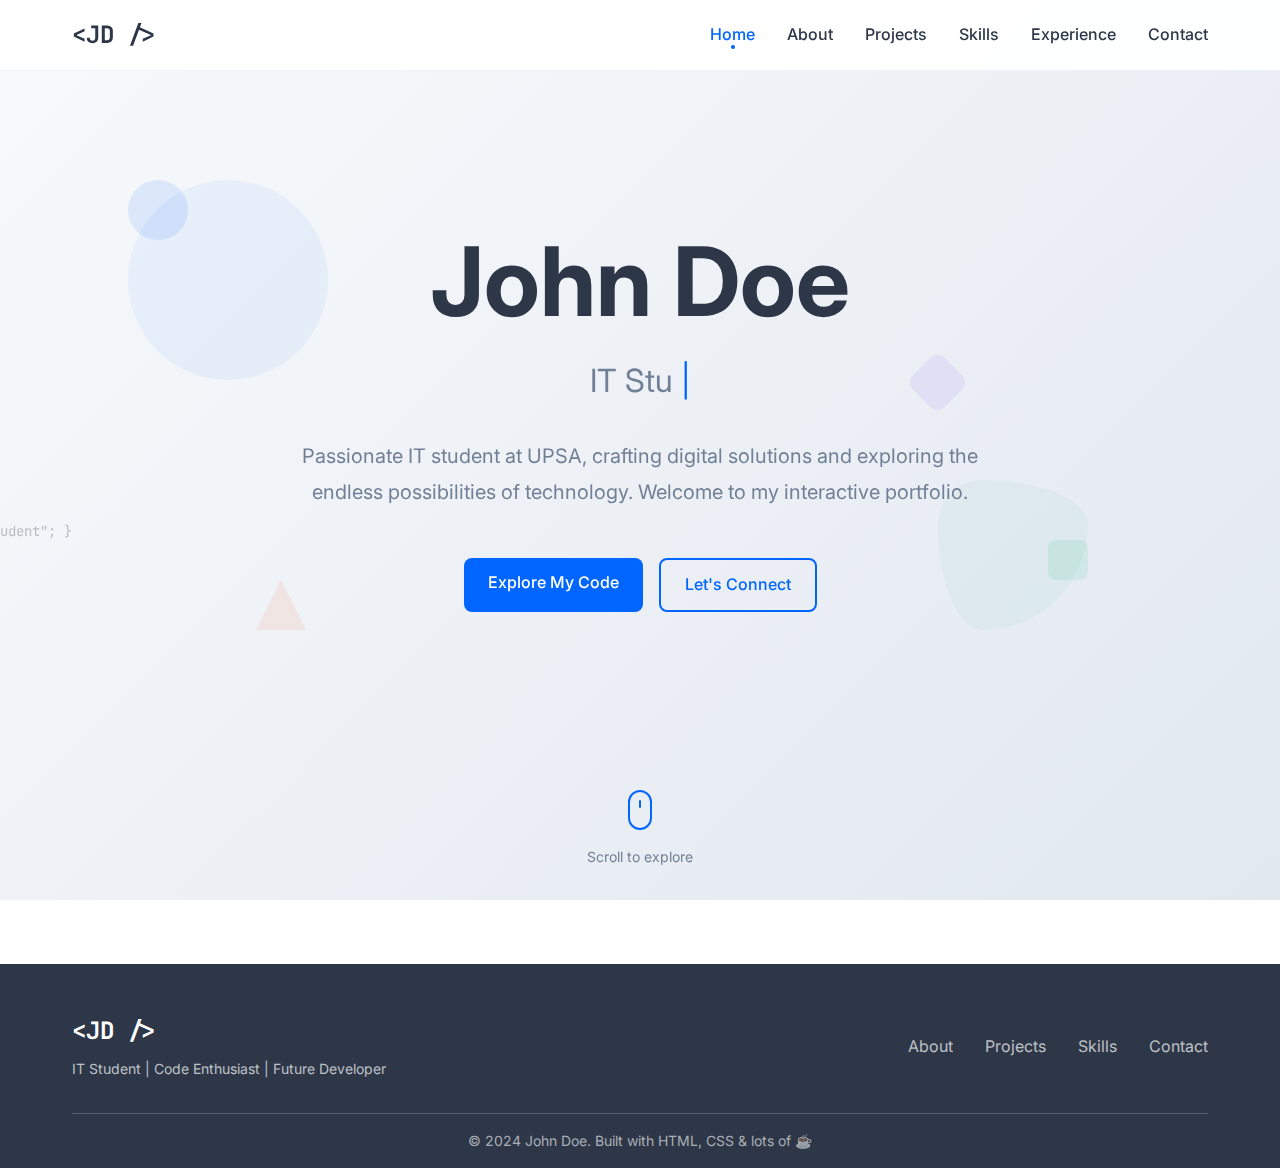
<file: index.html>
<!DOCTYPE html>
<html lang="en">
<head>
    <meta charset="UTF-8">
    <meta name="viewport" content="width=device-width, initial-scale=1.0">
    <title>John Doe | IT Student Portfolio</title>
    <meta name="description" content="Dynamic IT Student Portfolio with Interactive Parallax Design">
    <meta name="author" content="John Doe - IT Student at UPSA">
    
    <link rel="preconnect" href="https://fonts.googleapis.com">
    <link rel="preconnect" href="https://fonts.gstatic.com" crossorigin>
    <link href="https://fonts.googleapis.com/css2?family=Inter:wght@300;400;500;600;700&family=JetBrains+Mono:wght@300;400;500&display=swap" rel="stylesheet">
    <link rel="stylesheet" href="css/style.css">
</head>
<body>
    <!-- Navigation -->
    <nav class="navbar">
        <div class="nav-container">
            <div class="nav-logo">
                <span>&lt;JD /&gt;</span>
            </div>
            <ul class="nav-menu">
                <li><a href="index.html" class="nav-link active">Home</a></li>
                <li><a href="about.html" class="nav-link">About</a></li>
                <li><a href="projects.html" class="nav-link">Projects</a></li>
                <li><a href="skills.html" class="nav-link">Skills</a></li>
                <li><a href="experience.html" class="nav-link">Experience</a></li>
                <li><a href="contact.html" class="nav-link">Contact</a></li>
            </ul>
            <div class="hamburger">
                <span></span>
                <span></span>
                <span></span>
            </div>
        </div>
    </nav>

    <!-- Parallax Background -->
    <div id="parallax-container">
        <div class="parallax-layer bg-layer"></div>
        <div class="parallax-layer mid-layer"></div>
        <div class="parallax-layer fg-layer"></div>
    </div>

    <!-- Floating Elements -->
    <div id="floating-elements"></div>

    <!-- Hero Section -->
    <section class="hero-section">
        <div class="hero-content">
            <h1 class="hero-title">John Doe</h1>
            <div class="hero-subtitle">
                <span id="typing-text"></span>
                <span class="cursor">|</span>
            </div>
            <p class="hero-description">
                Passionate IT student at UPSA, crafting digital solutions and exploring 
                the endless possibilities of technology. Welcome to my interactive portfolio.
            </p>
            <div class="hero-buttons">
                <a href="projects.html" class="btn btn-primary">Explore My Code</a>
                <a href="contact.html" class="btn btn-secondary">Let's Connect</a>
            </div>
            <div class="scroll-indicator">
                <div class="mouse-animation"></div>
                <p>Scroll to explore</p>
            </div>
        </div>
    </section>

    <!-- Footer -->
    <footer class="footer">
        <div class="footer-container">
            <div class="footer-content">
                <div class="footer-logo">
                    <div>&lt;JD /&gt;</div>
                    <p>IT Student | Code Enthusiast | Future Developer</p>
                </div>
                <div class="footer-links">
                    <a href="about.html">About</a>
                    <a href="projects.html">Projects</a>
                    <a href="skills.html">Skills</a>
                    <a href="contact.html">Contact</a>
                </div>
            </div>
            <div class="footer-bottom">
                <p>&copy; 2024 John Doe. Built with HTML, CSS & lots of ☕</p>
            </div>
        </div>
    </footer>

    <script src="js/parallax.js"></script>
    <script src="js/floating-elements.js"></script>
    <script src="js/typing-animation.js"></script>
    <script src="js/main.js"></script>
</body>
</html>
</file>
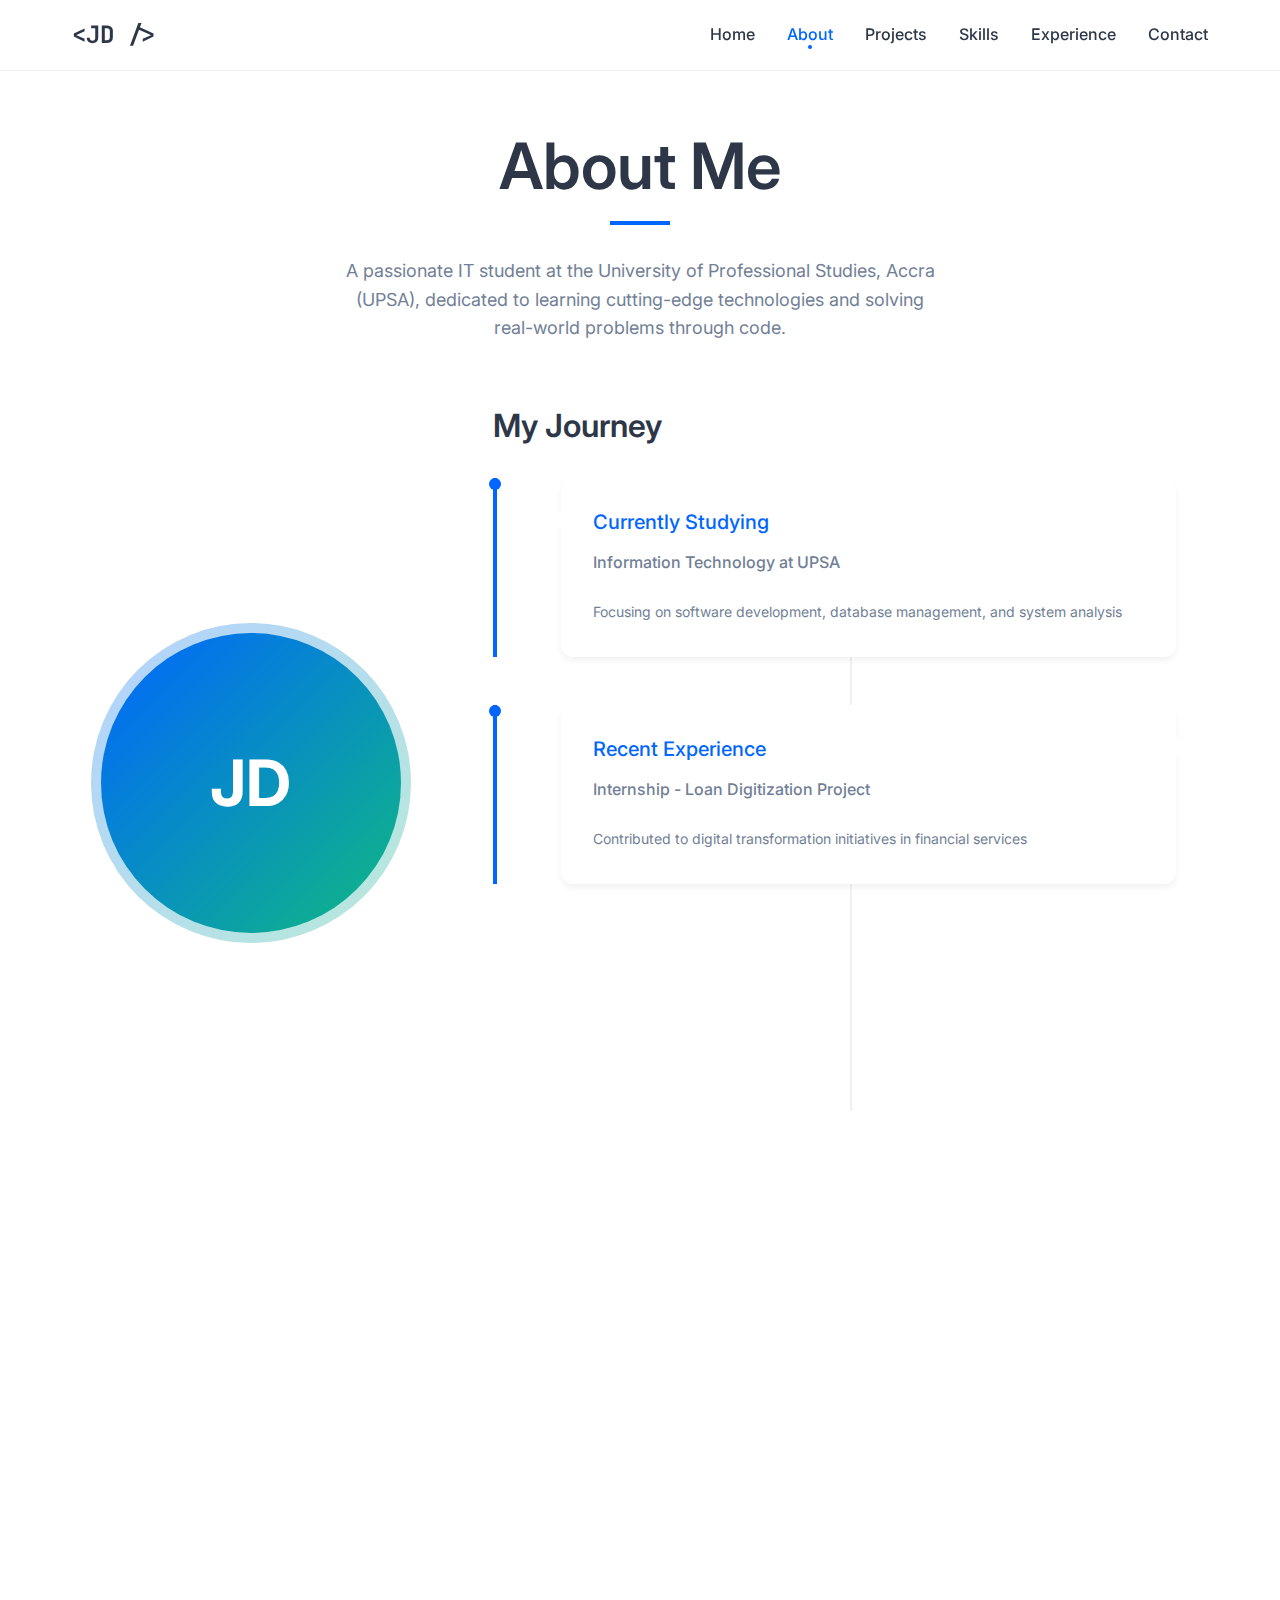
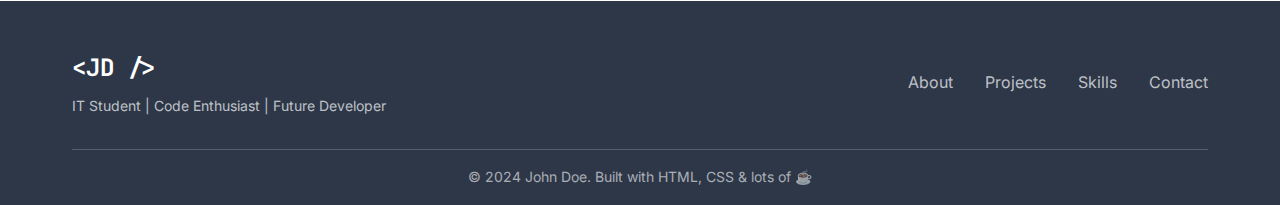
<file: about.html>
<!DOCTYPE html>
<html lang="en">
<head>
    <meta charset="UTF-8">
    <meta name="viewport" content="width=device-width, initial-scale=1.0">
    <title>About - John Doe | IT Student Portfolio</title>
    <meta name="description" content="Learn about John Doe - IT Student at UPSA">
    
    <link rel="preconnect" href="https://fonts.googleapis.com">
    <link rel="preconnect" href="https://fonts.gstatic.com" crossorigin>
    <link href="https://fonts.googleapis.com/css2?family=Inter:wght@300;400;500;600;700&family=JetBrains+Mono:wght@300;400;500&display=swap" rel="stylesheet">
    <link rel="stylesheet" href="css/style.css">
</head>
<body>
    <!-- Navigation -->
    <nav class="navbar">
        <div class="nav-container">
            <div class="nav-logo">
                <span>&lt;JD /&gt;</span>
            </div>
            <ul class="nav-menu">
                <li><a href="index.html" class="nav-link">Home</a></li>
                <li><a href="about.html" class="nav-link active">About</a></li>
                <li><a href="projects.html" class="nav-link">Projects</a></li>
                <li><a href="skills.html" class="nav-link">Skills</a></li>
                <li><a href="experience.html" class="nav-link">Experience</a></li>
                <li><a href="contact.html" class="nav-link">Contact</a></li>
            </ul>
            <div class="hamburger">
                <span></span>
                <span></span>
                <span></span>
            </div>
        </div>
    </nav>

    <!-- About Section -->
    <section class="about-section">
        <div class="container">
            <div class="section-header">
                <h1>About Me</h1>
                <div class="section-line"></div>
                <p>A passionate IT student at the University of Professional Studies, Accra (UPSA), 
                   dedicated to learning cutting-edge technologies and solving real-world problems through code.</p>
            </div>

            <div class="about-content">
                <div class="about-profile">
                    <div class="profile-image">
                        <div class="profile-circle">
                            <span>JD</span>
                        </div>
                    </div>
                </div>

                <div class="about-details">
                    <h3>My Journey</h3>
                    <div class="timeline">
                        <div class="timeline-item">
                            <div class="timeline-marker"></div>
                            <div class="timeline-content">
                                <h4>Currently Studying</h4>
                                <p>Information Technology at UPSA</p>
                                <span>Focusing on software development, database management, and system analysis</span>
                            </div>
                        </div>
                        <div class="timeline-item">
                            <div class="timeline-marker"></div>
                            <div class="timeline-content">
                                <h4>Recent Experience</h4>
                                <p>Internship - Loan Digitization Project</p>
                                <span>Contributed to digital transformation initiatives in financial services</span>
                            </div>
                        </div>
                        <div class="timeline-item">
                            <div class="timeline-marker"></div>
                            <div class="timeline-content">
                                <h4>Future Goals</h4>
                                <p>Full Stack Developer & Tech Innovator</p>
                                <span>Aspiring to build impactful digital solutions that make a difference</span>
                            </div>
                        </div>
                    </div>
                </div>
            </div>

            <div class="skills-overview">
                <div class="skill-card">
                    <div class="skill-icon">💻</div>
                    <h4>Programming</h4>
                    <div class="skill-tags">
                        <span>Python</span>
                        <span>Java</span>
                        <span>C++</span>
                        <span>JavaScript</span>
                    </div>
                </div>
                <div class="skill-card">
                    <div class="skill-icon">🗄️</div>
                    <h4>Database</h4>
                    <div class="skill-tags">
                        <span>MySQL</span>
                        <span>PostgreSQL</span>
                        <span>Data Analysis</span>
                    </div>
                </div>
                <div class="skill-card">
                    <div class="skill-icon">🎓</div>
                    <h4>Academic</h4>
                    <div class="skill-tags">
                        <span>Software Engineering</span>
                        <span>System Analysis</span>
                        <span>Web Development</span>
                    </div>
                </div>
                <div class="skill-card">
                    <div class="skill-icon">💼</div>
                    <h4>Experience</h4>
                    <div class="skill-tags">
                        <span>Loan Digitization</span>
                        <span>Team Projects</span>
                        <span>Problem Solving</span>
                    </div>
                </div>
            </div>
        </div>
    </section>

    <!-- Footer -->
    <footer class="footer">
        <div class="footer-container">
            <div class="footer-content">
                <div class="footer-logo">
                    <div>&lt;JD /&gt;</div>
                    <p>IT Student | Code Enthusiast | Future Developer</p>
                </div>
                <div class="footer-links">
                    <a href="about.html">About</a>
                    <a href="projects.html">Projects</a>
                    <a href="skills.html">Skills</a>
                    <a href="contact.html">Contact</a>
                </div>
            </div>
            <div class="footer-bottom">
                <p>&copy; 2024 John Doe. Built with HTML, CSS & lots of ☕</p>
            </div>
        </div>
    </footer>

    <script src="js/main.js"></script>
</body>
</html>
</file>
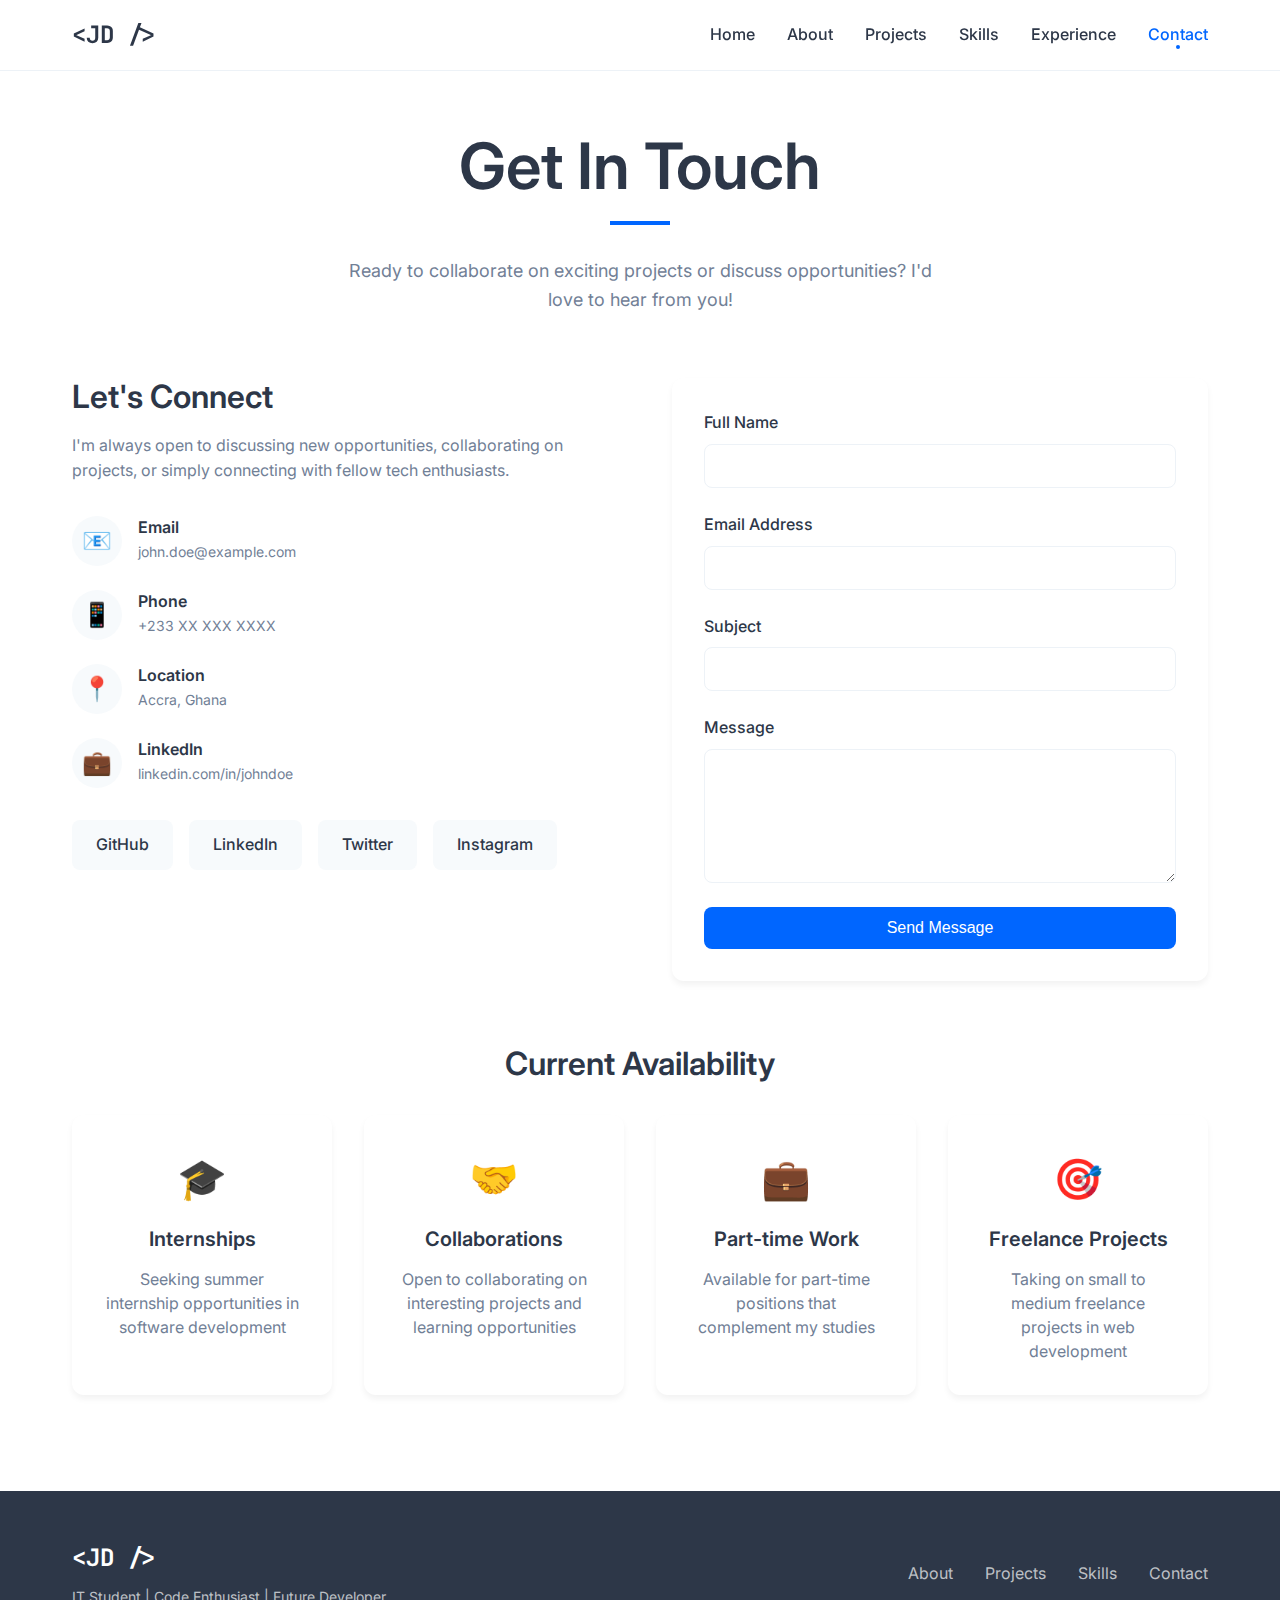
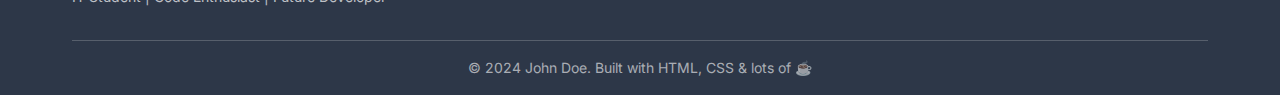
<file: contact.html>
<!DOCTYPE html>
<html lang="en">
<head>
    <meta charset="UTF-8">
    <meta name="viewport" content="width=device-width, initial-scale=1.0">
    <title>Contact - John Doe | IT Student Portfolio</title>
    <meta name="description" content="Get in touch with John Doe - IT Student at UPSA">
    
    <link rel="preconnect" href="https://fonts.googleapis.com">
    <link rel="preconnect" href="https://fonts.gstatic.com" crossorigin>
    <link href="https://fonts.googleapis.com/css2?family=Inter:wght@300;400;500;600;700&family=JetBrains+Mono:wght@300;400;500&display=swap" rel="stylesheet">
    <link rel="stylesheet" href="css/style.css">
</head>
<body>
    <!-- Navigation -->
    <nav class="navbar">
        <div class="nav-container">
            <div class="nav-logo">
                <span>&lt;JD /&gt;</span>
            </div>
            <ul class="nav-menu">
                <li><a href="index.html" class="nav-link">Home</a></li>
                <li><a href="about.html" class="nav-link">About</a></li>
                <li><a href="projects.html" class="nav-link">Projects</a></li>
                <li><a href="skills.html" class="nav-link">Skills</a></li>
                <li><a href="experience.html" class="nav-link">Experience</a></li>
                <li><a href="contact.html" class="nav-link active">Contact</a></li>
            </ul>
            <div class="hamburger">
                <span></span>
                <span></span>
                <span></span>
            </div>
        </div>
    </nav>

    <!-- Contact Section -->
    <section class="contact-section">
        <div class="container">
            <div class="section-header">
                <h1>Get In Touch</h1>
                <div class="section-line"></div>
                <p>Ready to collaborate on exciting projects or discuss opportunities? I'd love to hear from you!</p>
            </div>

            <div class="contact-content">
                <div class="contact-info">
                    <h3>Let's Connect</h3>
                    <p>I'm always open to discussing new opportunities, collaborating on projects, or simply connecting with fellow tech enthusiasts.</p>
                    
                    <div class="contact-methods">
                        <div class="contact-method">
                            <div class="contact-icon">📧</div>
                            <div class="contact-details">
                                <h4>Email</h4>
                                <p>john.doe@example.com</p>
                            </div>
                        </div>
                        <div class="contact-method">
                            <div class="contact-icon">📱</div>
                            <div class="contact-details">
                                <h4>Phone</h4>
                                <p>+233 XX XXX XXXX</p>
                            </div>
                        </div>
                        <div class="contact-method">
                            <div class="contact-icon">📍</div>
                            <div class="contact-details">
                                <h4>Location</h4>
                                <p>Accra, Ghana</p>
                            </div>
                        </div>
                        <div class="contact-method">
                            <div class="contact-icon">💼</div>
                            <div class="contact-details">
                                <h4>LinkedIn</h4>
                                <p>linkedin.com/in/johndoe</p>
                            </div>
                        </div>
                    </div>

                    <div class="social-links">
                        <a href="#" class="social-link">GitHub</a>
                        <a href="#" class="social-link">LinkedIn</a>
                        <a href="#" class="social-link">Twitter</a>
                        <a href="#" class="social-link">Instagram</a>
                    </div>
                </div>

                <div class="contact-form-container">
                    <form class="contact-form" id="contactForm">
                        <div class="form-group">
                            <label for="name">Full Name</label>
                            <input type="text" id="name" name="name" required>
                        </div>
                        <div class="form-group">
                            <label for="email">Email Address</label>
                            <input type="email" id="email" name="email" required>
                        </div>
                        <div class="form-group">
                            <label for="subject">Subject</label>
                            <input type="text" id="subject" name="subject" required>
                        </div>
                        <div class="form-group">
                            <label for="message">Message</label>
                            <textarea id="message" name="message" rows="6" required></textarea>
                        </div>
                        <button type="submit" class="btn btn-primary">Send Message</button>
                    </form>
                </div>
            </div>

            <div class="availability">
                <h3>Current Availability</h3>
                <div class="availability-grid">
                    <div class="availability-item">
                        <div class="availability-icon">🎓</div>
                        <h4>Internships</h4>
                        <p>Seeking summer internship opportunities in software development</p>
                    </div>
                    <div class="availability-item">
                        <div class="availability-icon">🤝</div>
                        <h4>Collaborations</h4>
                        <p>Open to collaborating on interesting projects and learning opportunities</p>
                    </div>
                    <div class="availability-item">
                        <div class="availability-icon">💼</div>
                        <h4>Part-time Work</h4>
                        <p>Available for part-time positions that complement my studies</p>
                    </div>
                    <div class="availability-item">
                        <div class="availability-icon">🎯</div>
                        <h4>Freelance Projects</h4>
                        <p>Taking on small to medium freelance projects in web development</p>
                    </div>
                </div>
            </div>
        </div>
    </section>

    <!-- Footer -->
    <footer class="footer">
        <div class="footer-container">
            <div class="footer-content">
                <div class="footer-logo">
                    <div>&lt;JD /&gt;</div>
                    <p>IT Student | Code Enthusiast | Future Developer</p>
                </div>
                <div class="footer-links">
                    <a href="about.html">About</a>
                    <a href="projects.html">Projects</a>
                    <a href="skills.html">Skills</a>
                    <a href="contact.html">Contact</a>
                </div>
            </div>
            <div class="footer-bottom">
                <p>&copy; 2024 John Doe. Built with HTML, CSS & lots of ☕</p>
            </div>
        </div>
    </footer>

    <script src="js/contact.js"></script>
    <script src="js/main.js"></script>
</body>
</html>
</file>
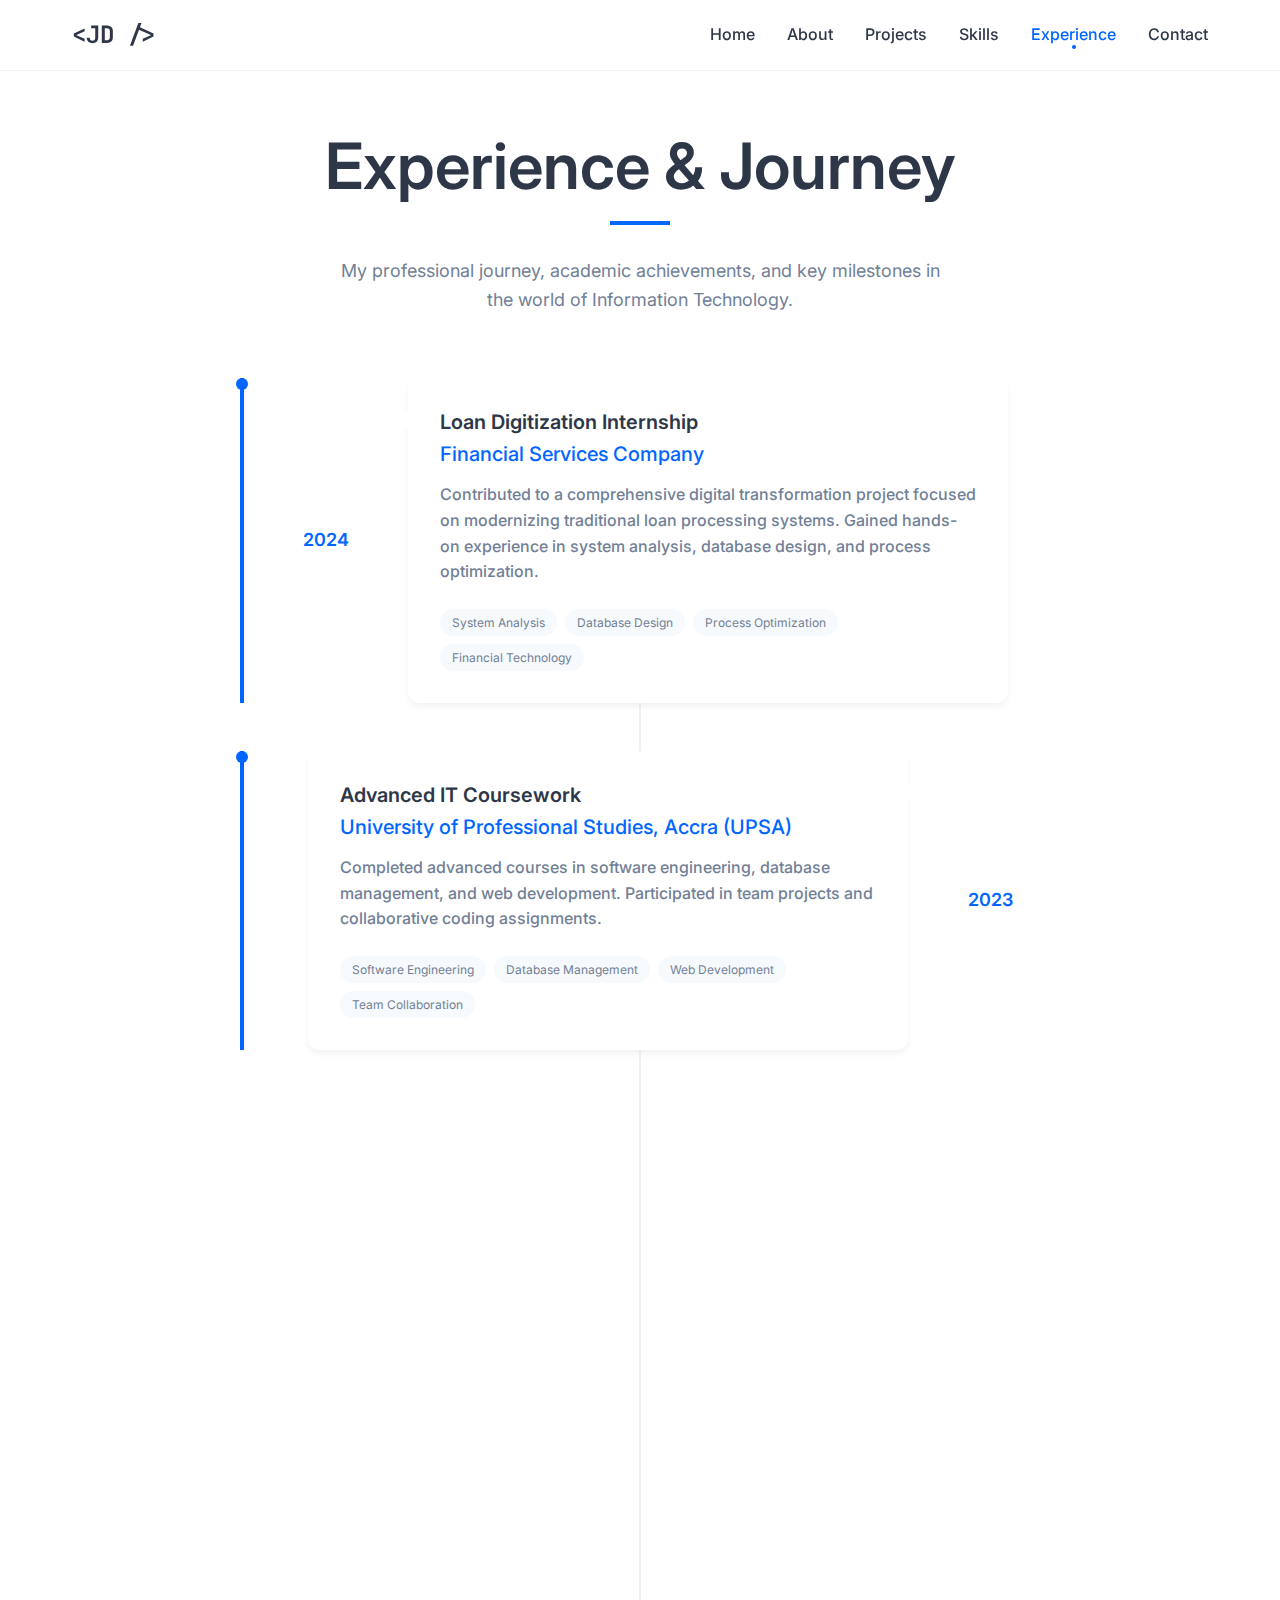
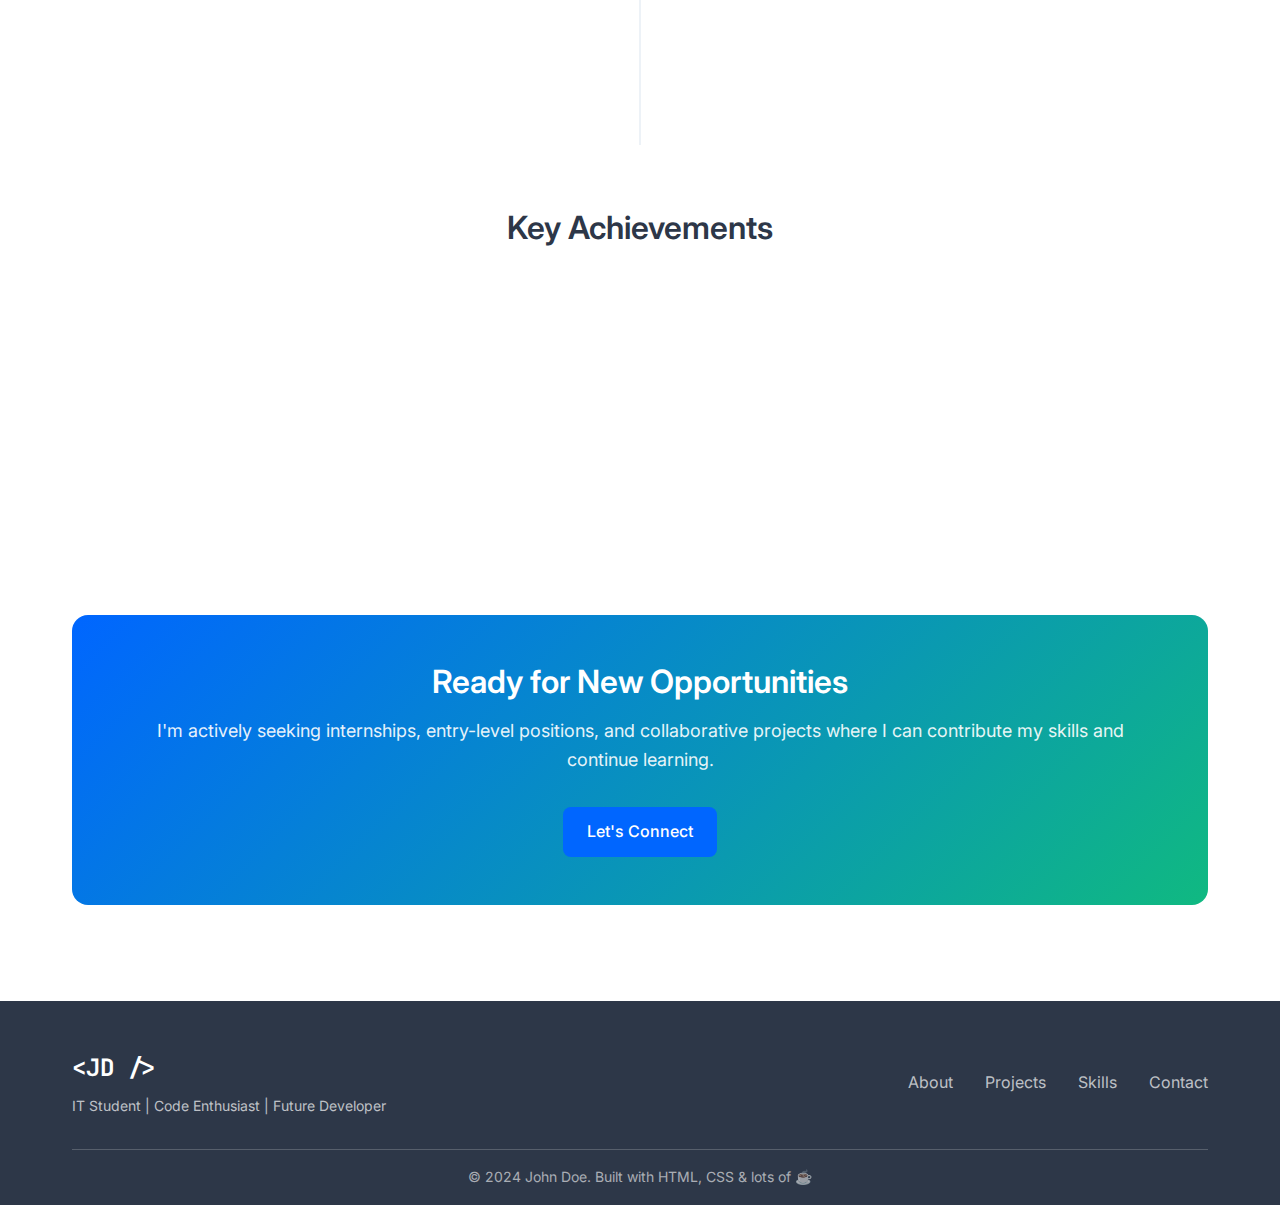
<file: experience.html>
<!DOCTYPE html>
<html lang="en">
<head>
    <meta charset="UTF-8">
    <meta name="viewport" content="width=device-width, initial-scale=1.0">
    <title>Experience - John Doe | IT Student Portfolio</title>
    <meta name="description" content="Professional experience and achievements of John Doe - IT Student">
    
    <link rel="preconnect" href="https://fonts.googleapis.com">
    <link rel="preconnect" href="https://fonts.gstatic.com" crossorigin>
    <link href="https://fonts.googleapis.com/css2?family=Inter:wght@300;400;500;600;700&family=JetBrains+Mono:wght@300;400;500&display=swap" rel="stylesheet">
    <link rel="stylesheet" href="css/style.css">
</head>
<body>
    <!-- Navigation -->
    <nav class="navbar">
        <div class="nav-container">
            <div class="nav-logo">
                <span>&lt;JD /&gt;</span>
            </div>
            <ul class="nav-menu">
                <li><a href="index.html" class="nav-link">Home</a></li>
                <li><a href="about.html" class="nav-link">About</a></li>
                <li><a href="projects.html" class="nav-link">Projects</a></li>
                <li><a href="skills.html" class="nav-link">Skills</a></li>
                <li><a href="experience.html" class="nav-link active">Experience</a></li>
                <li><a href="contact.html" class="nav-link">Contact</a></li>
            </ul>
            <div class="hamburger">
                <span></span>
                <span></span>
                <span></span>
            </div>
        </div>
    </nav>

    <!-- Experience Section -->
    <section class="experience-section">
        <div class="container">
            <div class="section-header">
                <h1>Experience & Journey</h1>
                <div class="section-line"></div>
                <p>My professional journey, academic achievements, and key milestones in the world of Information Technology.</p>
            </div>

            <div class="experience-timeline">
                <div class="timeline">
                    <div class="timeline-item">
                        <div class="timeline-date">2024</div>
                        <div class="timeline-content">
                            <h3>Loan Digitization Internship</h3>
                            <h4>Financial Services Company</h4>
                            <p>Contributed to a comprehensive digital transformation project focused on modernizing traditional loan processing systems. Gained hands-on experience in system analysis, database design, and process optimization.</p>
                            <div class="experience-skills">
                                <span>System Analysis</span>
                                <span>Database Design</span>
                                <span>Process Optimization</span>
                                <span>Financial Technology</span>
                            </div>
                        </div>
                    </div>

                    <div class="timeline-item">
                        <div class="timeline-date">2023</div>
                        <div class="timeline-content">
                            <h3>Advanced IT Coursework</h3>
                            <h4>University of Professional Studies, Accra (UPSA)</h4>
                            <p>Completed advanced courses in software engineering, database management, and web development. Participated in team projects and collaborative coding assignments.</p>
                            <div class="experience-skills">
                                <span>Software Engineering</span>
                                <span>Database Management</span>
                                <span>Web Development</span>
                                <span>Team Collaboration</span>
                            </div>
                        </div>
                    </div>

                    <div class="timeline-item">
                        <div class="timeline-date">2022</div>
                        <div class="timeline-content">
                            <h3>Programming Foundations</h3>
                            <h4>UPSA - Information Technology Program</h4>
                            <p>Established strong foundation in programming languages including Python, Java, and C++. Developed problem-solving skills through algorithmic thinking and data structure implementation.</p>
                            <div class="experience-skills">
                                <span>Python Programming</span>
                                <span>Java Development</span>
                                <span>C++ Programming</span>
                                <span>Data Structures</span>
                            </div>
                        </div>
                    </div>

                    <div class="timeline-item">
                        <div class="timeline-date">2021</div>
                        <div class="timeline-content">
                            <h3>IT Program Commencement</h3>
                            <h4>University of Professional Studies, Accra</h4>
                            <p>Began my journey in Information Technology, focusing on computer fundamentals, basic programming concepts, and introduction to database systems.</p>
                            <div class="experience-skills">
                                <span>Computer Fundamentals</span>
                                <span>Programming Basics</span>
                                <span>Database Concepts</span>
                                <span>Academic Excellence</span>
                            </div>
                        </div>
                    </div>
                </div>
            </div>

            <div class="achievements">
                <h2>Key Achievements</h2>
                <div class="achievement-grid">
                    <div class="achievement-card">
                        <div class="achievement-icon">🎓</div>
                        <h4>Academic Excellence</h4>
                        <p>Maintaining high GPA throughout IT program</p>
                    </div>
                    <div class="achievement-card">
                        <div class="achievement-icon">💼</div>
                        <h4>Internship Completion</h4>
                        <p>Successfully completed loan digitization project</p>
                    </div>
                    <div class="achievement-card">
                        <div class="achievement-icon">🏆</div>
                        <h4>Project Recognition</h4>
                        <p>Recognized for innovative approach in coursework</p>
                    </div>
                    <div class="achievement-card">
                        <div class="achievement-icon">🤝</div>
                        <h4>Team Leadership</h4>
                        <p>Led multiple successful group projects</p>
                    </div>
                </div>
            </div>

            <div class="experience-cta">
                <h3>Ready for New Opportunities</h3>
                <p>I'm actively seeking internships, entry-level positions, and collaborative projects where I can contribute my skills and continue learning.</p>
                <a href="contact.html" class="btn btn-primary">Let's Connect</a>
            </div>
        </div>
    </section>

    <!-- Footer -->
    <footer class="footer">
        <div class="footer-container">
            <div class="footer-content">
                <div class="footer-logo">
                    <div>&lt;JD /&gt;</div>
                    <p>IT Student | Code Enthusiast | Future Developer</p>
                </div>
                <div class="footer-links">
                    <a href="about.html">About</a>
                    <a href="projects.html">Projects</a>
                    <a href="skills.html">Skills</a>
                    <a href="contact.html">Contact</a>
                </div>
            </div>
            <div class="footer-bottom">
                <p>&copy; 2024 John Doe. Built with HTML, CSS & lots of ☕</p>
            </div>
        </div>
    </footer>

    <script src="js/main.js"></script>
</body>
</html>
</file>
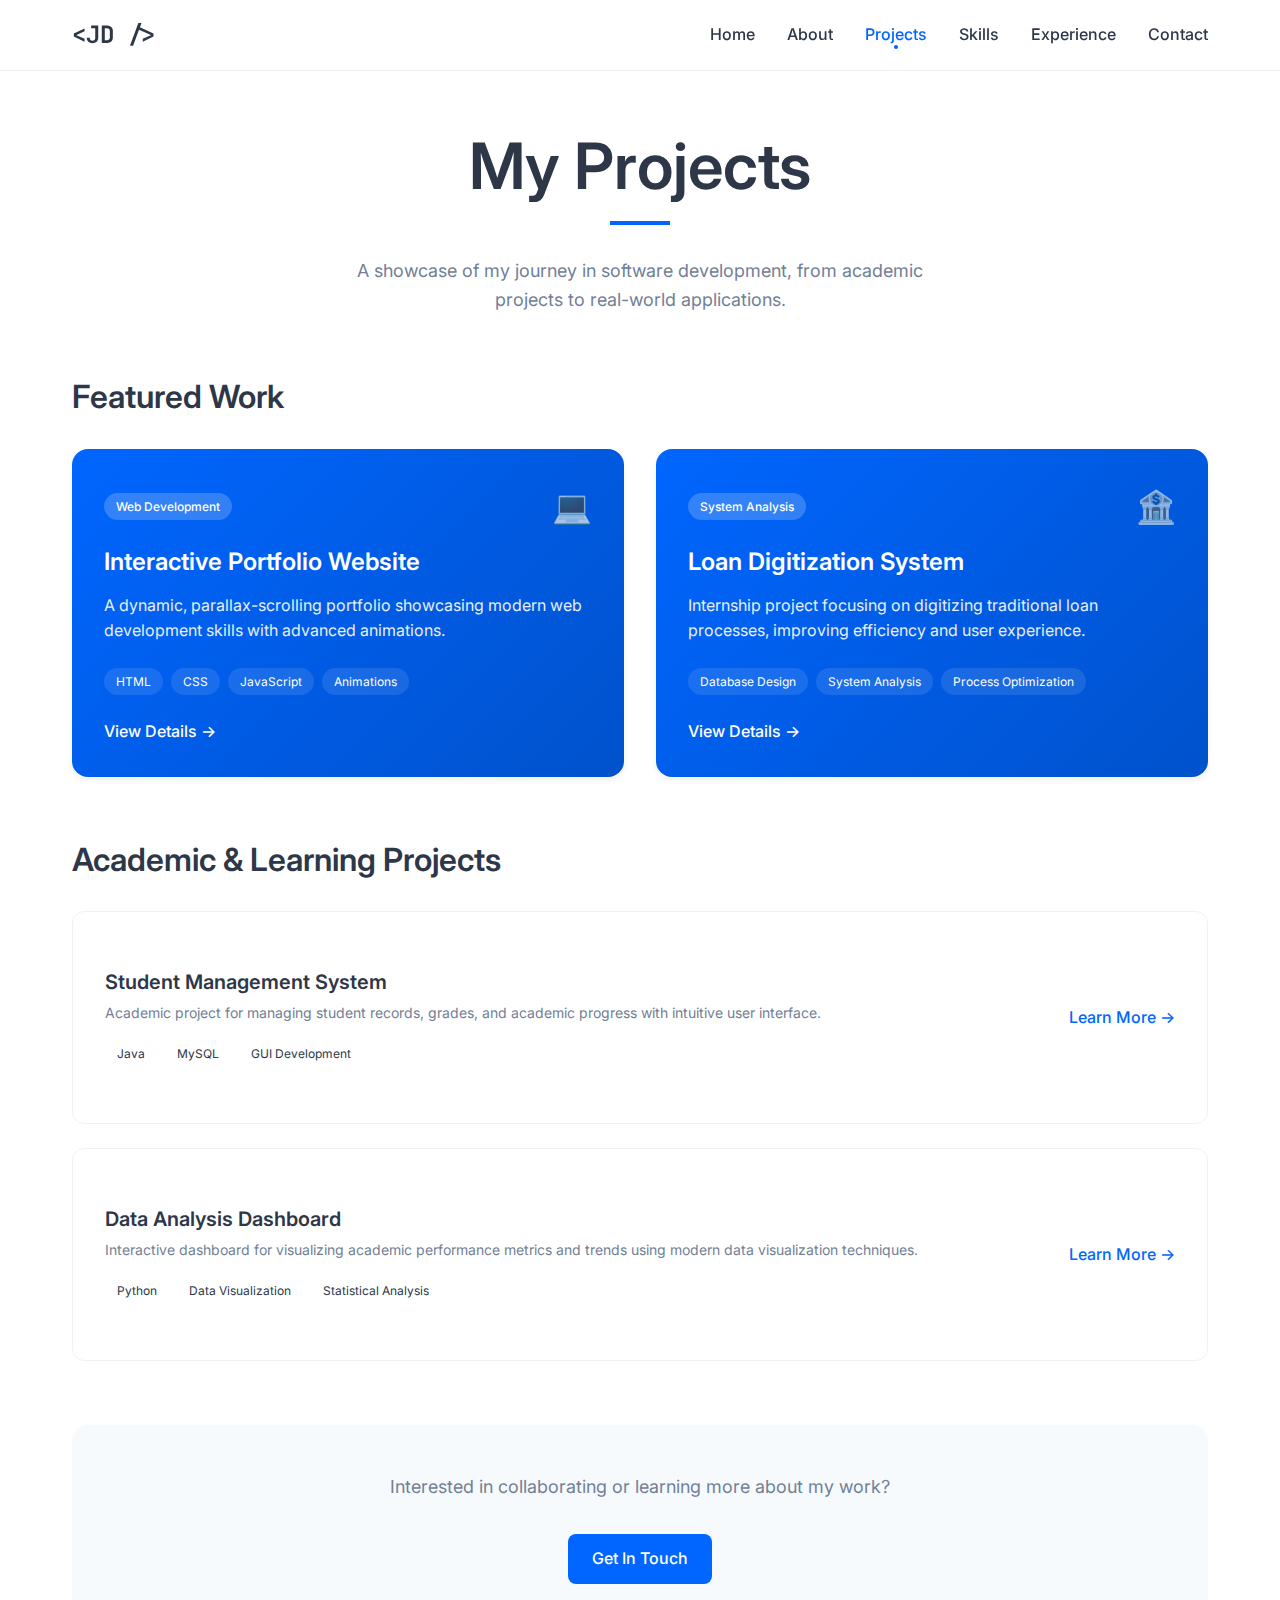
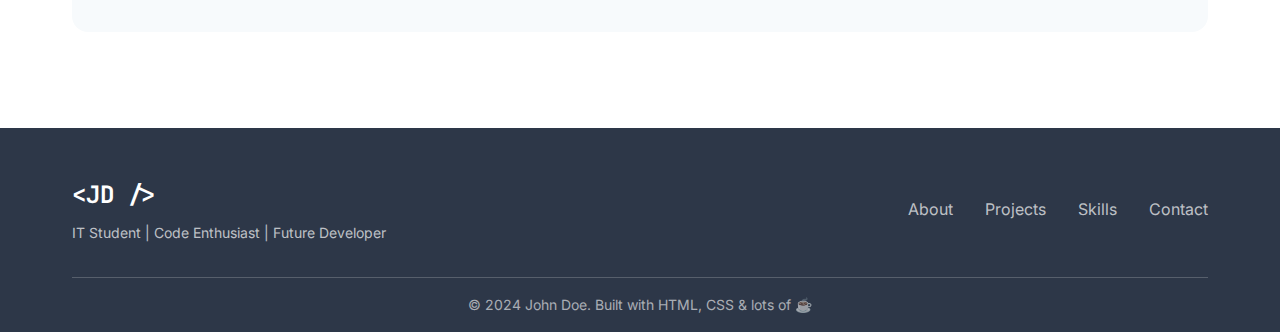
<file: projects.html>
<!DOCTYPE html>
<html lang="en">
<head>
    <meta charset="UTF-8">
    <meta name="viewport" content="width=device-width, initial-scale=1.0">
    <title>Projects - John Doe | IT Student Portfolio</title>
    <meta name="description" content="Explore John Doe's IT projects and coding work">
    
    <link rel="preconnect" href="https://fonts.googleapis.com">
    <link rel="preconnect" href="https://fonts.gstatic.com" crossorigin>
    <link href="https://fonts.googleapis.com/css2?family=Inter:wght@300;400;500;600;700&family=JetBrains+Mono:wght@300;400;500&display=swap" rel="stylesheet">
    <link rel="stylesheet" href="css/style.css">
</head>
<body>
    <!-- Navigation -->
    <nav class="navbar">
        <div class="nav-container">
            <div class="nav-logo">
                <span>&lt;JD /&gt;</span>
            </div>
            <ul class="nav-menu">
                <li><a href="index.html" class="nav-link">Home</a></li>
                <li><a href="about.html" class="nav-link">About</a></li>
                <li><a href="projects.html" class="nav-link active">Projects</a></li>
                <li><a href="skills.html" class="nav-link">Skills</a></li>
                <li><a href="experience.html" class="nav-link">Experience</a></li>
                <li><a href="contact.html" class="nav-link">Contact</a></li>
            </ul>
            <div class="hamburger">
                <span></span>
                <span></span>
                <span></span>
            </div>
        </div>
    </nav>

    <!-- Projects Section -->
    <section class="projects-section">
        <div class="container">
            <div class="section-header">
                <h1>My Projects</h1>
                <div class="section-line"></div>
                <p>A showcase of my journey in software development, from academic projects to real-world applications.</p>
            </div>

            <div class="featured-projects">
                <h2>Featured Work</h2>
                <div class="project-grid">
                    <div class="project-card featured">
                        <div class="project-header">
                            <span class="project-category">Web Development</span>
                            <div class="project-icon">💻</div>
                        </div>
                        <h3>Interactive Portfolio Website</h3>
                        <p>A dynamic, parallax-scrolling portfolio showcasing modern web development skills with advanced animations.</p>
                        <div class="project-tech">
                            <span>HTML</span>
                            <span>CSS</span>
                            <span>JavaScript</span>
                            <span>Animations</span>
                        </div>
                        <a href="#" class="project-link">View Details →</a>
                    </div>

                    <div class="project-card featured">
                        <div class="project-header">
                            <span class="project-category">System Analysis</span>
                            <div class="project-icon">🏦</div>
                        </div>
                        <h3>Loan Digitization System</h3>
                        <p>Internship project focusing on digitizing traditional loan processes, improving efficiency and user experience.</p>
                        <div class="project-tech">
                            <span>Database Design</span>
                            <span>System Analysis</span>
                            <span>Process Optimization</span>
                        </div>
                        <a href="#" class="project-link">View Details →</a>
                    </div>
                </div>
            </div>

            <div class="other-projects">
                <h2>Academic & Learning Projects</h2>
                <div class="project-list">
                    <div class="project-item">
                        <div class="project-info">
                            <span class="project-category">Desktop Application</span>
                            <h4>Student Management System</h4>
                            <p>Academic project for managing student records, grades, and academic progress with intuitive user interface.</p>
                            <div class="project-tech">
                                <span>Java</span>
                                <span>MySQL</span>
                                <span>GUI Development</span>
                            </div>
                        </div>
                        <a href="#" class="project-link-small">Learn More →</a>
                    </div>

                    <div class="project-item">
                        <div class="project-info">
                            <span class="project-category">Data Science</span>
                            <h4>Data Analysis Dashboard</h4>
                            <p>Interactive dashboard for visualizing academic performance metrics and trends using modern data visualization techniques.</p>
                            <div class="project-tech">
                                <span>Python</span>
                                <span>Data Visualization</span>
                                <span>Statistical Analysis</span>
                            </div>
                        </div>
                        <a href="#" class="project-link-small">Learn More →</a>
                    </div>
                </div>
            </div>

            <div class="projects-cta">
                <p>Interested in collaborating or learning more about my work?</p>
                <a href="contact.html" class="btn btn-primary">Get In Touch</a>
            </div>
        </div>
    </section>

    <!-- Footer -->
    <footer class="footer">
        <div class="footer-container">
            <div class="footer-content">
                <div class="footer-logo">
                    <div>&lt;JD /&gt;</div>
                    <p>IT Student | Code Enthusiast | Future Developer</p>
                </div>
                <div class="footer-links">
                    <a href="about.html">About</a>
                    <a href="projects.html">Projects</a>
                    <a href="skills.html">Skills</a>
                    <a href="contact.html">Contact</a>
                </div>
            </div>
            <div class="footer-bottom">
                <p>&copy; 2024 John Doe. Built with HTML, CSS & lots of ☕</p>
            </div>
        </div>
    </footer>

    <script src="js/main.js"></script>
</body>
</html>
</file>
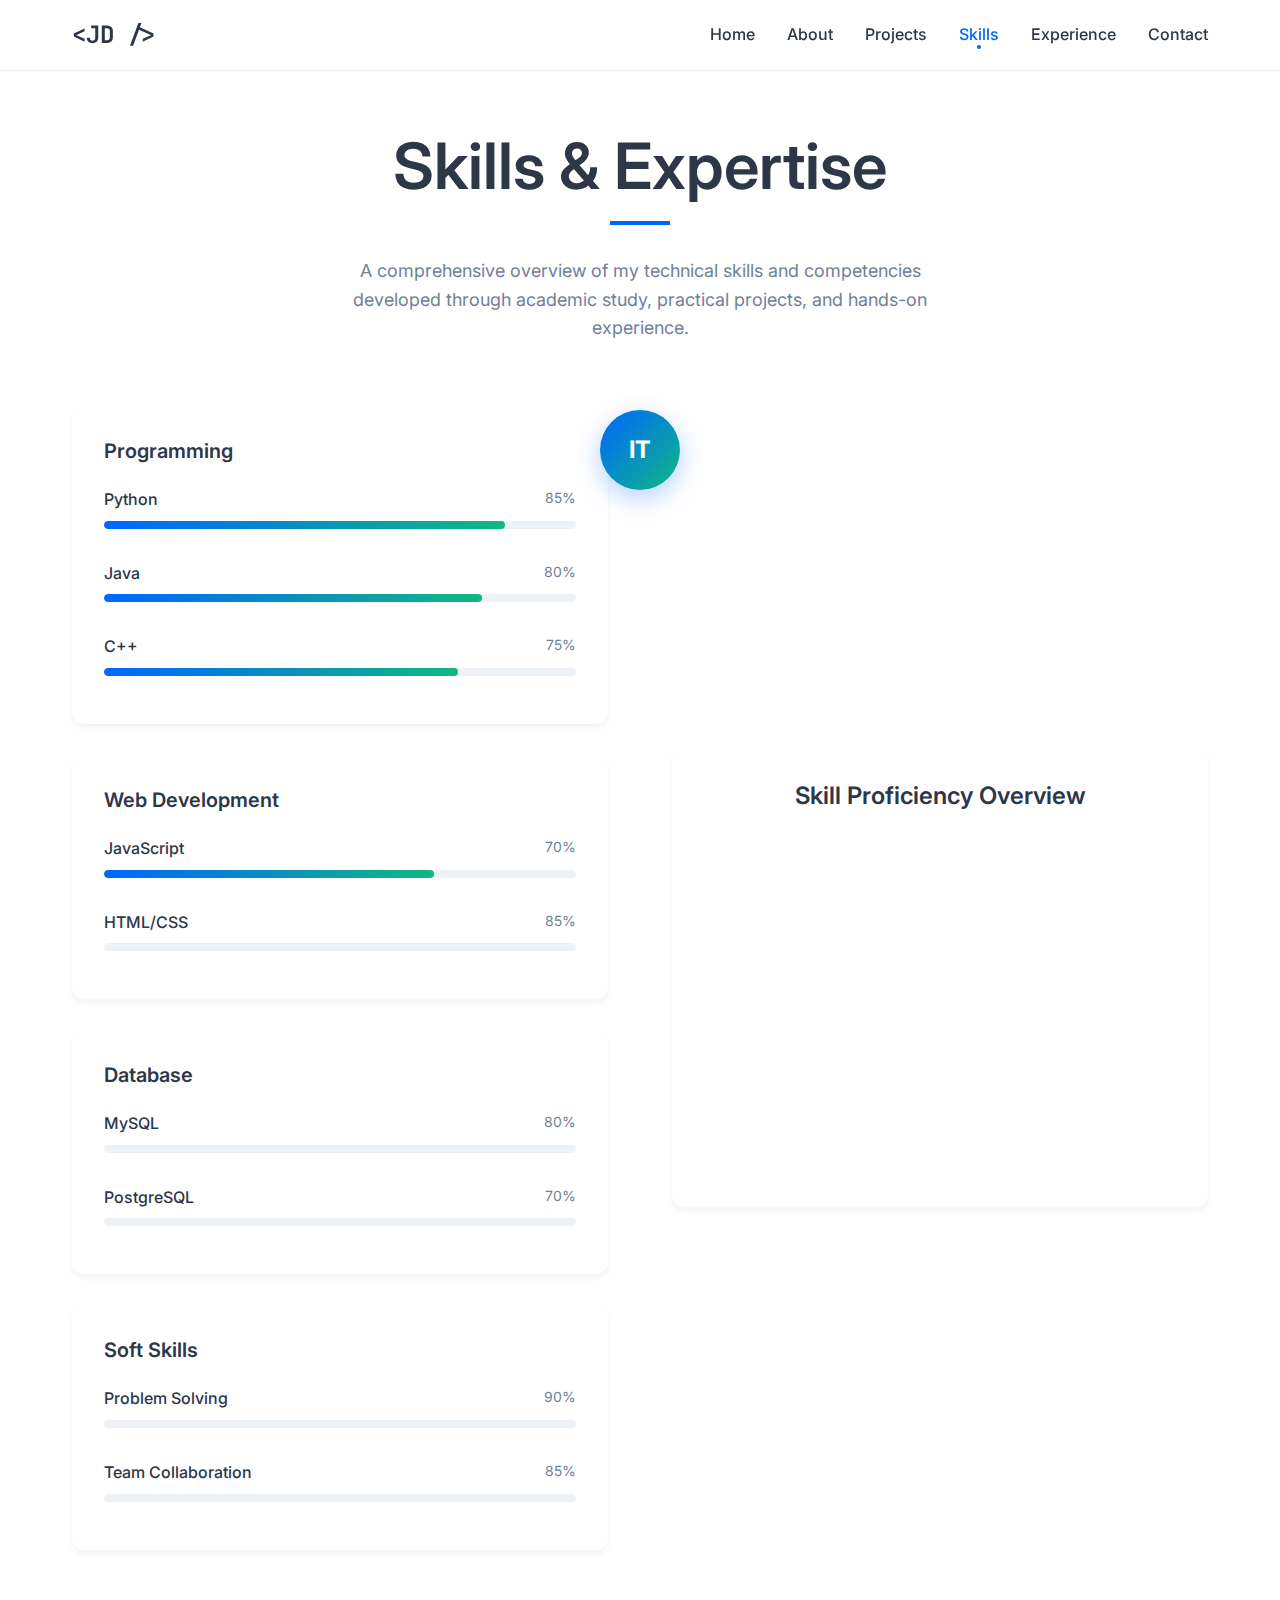
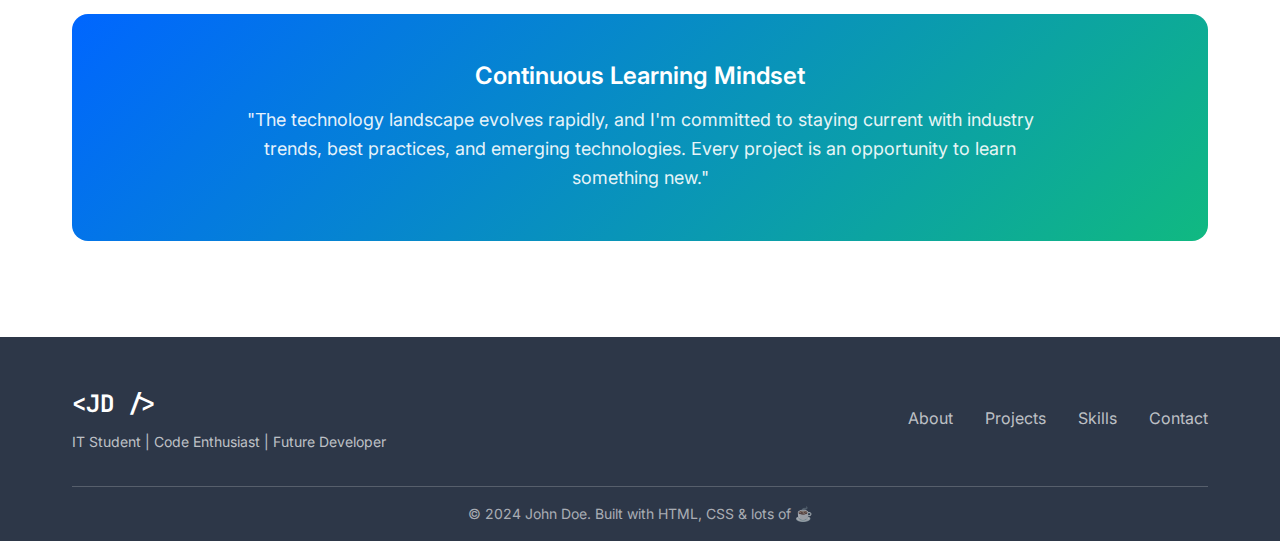
<file: skills.html>
<!DOCTYPE html>
<html lang="en">
<head>
    <meta charset="UTF-8">
    <meta name="viewport" content="width=device-width, initial-scale=1.0">
    <title>Skills - John Doe | IT Student Portfolio</title>
    <meta name="description" content="Technical skills and expertise of John Doe - IT Student">
    
    <link rel="preconnect" href="https://fonts.googleapis.com">
    <link rel="preconnect" href="https://fonts.gstatic.com" crossorigin>
    <link href="https://fonts.googleapis.com/css2?family=Inter:wght@300;400;500;600;700&family=JetBrains+Mono:wght@300;400;500&display=swap" rel="stylesheet">
    <link rel="stylesheet" href="css/style.css">
</head>
<body>
    <!-- Navigation -->
    <nav class="navbar">
        <div class="nav-container">
            <div class="nav-logo">
                <span>&lt;JD /&gt;</span>
            </div>
            <ul class="nav-menu">
                <li><a href="index.html" class="nav-link">Home</a></li>
                <li><a href="about.html" class="nav-link">About</a></li>
                <li><a href="projects.html" class="nav-link">Projects</a></li>
                <li><a href="skills.html" class="nav-link active">Skills</a></li>
                <li><a href="experience.html" class="nav-link">Experience</a></li>
                <li><a href="contact.html" class="nav-link">Contact</a></li>
            </ul>
            <div class="hamburger">
                <span></span>
                <span></span>
                <span></span>
            </div>
        </div>
    </nav>

    <!-- Skills Section -->
    <section class="skills-section">
        <div class="container">
            <div class="section-header">
                <h1>Skills & Expertise</h1>
                <div class="section-line"></div>
                <p>A comprehensive overview of my technical skills and competencies developed through 
                   academic study, practical projects, and hands-on experience.</p>
            </div>

            <div class="skills-content">
                <div class="skills-categories">
                    <div class="skill-category">
                        <h3>Programming</h3>
                        <div class="skill-bars">
                            <div class="skill-bar">
                                <div class="skill-info">
                                    <span>Python</span>
                                    <span>85%</span>
                                </div>
                                <div class="progress-bar">
                                    <div class="progress" data-width="85"></div>
                                </div>
                            </div>
                            <div class="skill-bar">
                                <div class="skill-info">
                                    <span>Java</span>
                                    <span>80%</span>
                                </div>
                                <div class="progress-bar">
                                    <div class="progress" data-width="80"></div>
                                </div>
                            </div>
                            <div class="skill-bar">
                                <div class="skill-info">
                                    <span>C++</span>
                                    <span>75%</span>
                                </div>
                                <div class="progress-bar">
                                    <div class="progress" data-width="75"></div>
                                </div>
                            </div>
                        </div>
                    </div>

                    <div class="skill-category">
                        <h3>Web Development</h3>
                        <div class="skill-bars">
                            <div class="skill-bar">
                                <div class="skill-info">
                                    <span>JavaScript</span>
                                    <span>70%</span>
                                </div>
                                <div class="progress-bar">
                                    <div class="progress" data-width="70"></div>
                                </div>
                            </div>
                            <div class="skill-bar">
                                <div class="skill-info">
                                    <span>HTML/CSS</span>
                                    <span>85%</span>
                                </div>
                                <div class="progress-bar">
                                    <div class="progress" data-width="85"></div>
                                </div>
                            </div>
                        </div>
                    </div>

                    <div class="skill-category">
                        <h3>Database</h3>
                        <div class="skill-bars">
                            <div class="skill-bar">
                                <div class="skill-info">
                                    <span>MySQL</span>
                                    <span>80%</span>
                                </div>
                                <div class="progress-bar">
                                    <div class="progress" data-width="80"></div>
                                </div>
                            </div>
                            <div class="skill-bar">
                                <div class="skill-info">
                                    <span>PostgreSQL</span>
                                    <span>70%</span>
                                </div>
                                <div class="progress-bar">
                                    <div class="progress" data-width="70"></div>
                                </div>
                            </div>
                        </div>
                    </div>

                    <div class="skill-category">
                        <h3>Soft Skills</h3>
                        <div class="skill-bars">
                            <div class="skill-bar">
                                <div class="skill-info">
                                    <span>Problem Solving</span>
                                    <span>90%</span>
                                </div>
                                <div class="progress-bar">
                                    <div class="progress" data-width="90"></div>
                                </div>
                            </div>
                            <div class="skill-bar">
                                <div class="skill-info">
                                    <span>Team Collaboration</span>
                                    <span>85%</span>
                                </div>
                                <div class="progress-bar">
                                    <div class="progress" data-width="85"></div>
                                </div>
                            </div>
                        </div>
                    </div>
                </div>

                <div class="skills-visual">
                    <div class="skills-circle">
                        <h3>Skill Proficiency Overview</h3>
                        <div class="circular-skills">
                            <div class="skill-item" data-skill="Python" data-level="85">
                                <div class="skill-circle">85%</div>
                                <span>Python</span>
                            </div>
                            <div class="skill-item" data-skill="Java" data-level="80">
                                <div class="skill-circle">80%</div>
                                <span>Java</span>
                            </div>
                            <div class="skill-item" data-skill="MySQL" data-level="80">
                                <div class="skill-circle">80%</div>
                                <span>MySQL</span>
                            </div>
                            <div class="skill-item" data-skill="Problem Solving" data-level="90">
                                <div class="skill-circle">90%</div>
                                <span>Problem Solving</span>
                            </div>
                        </div>
                        <div class="center-logo">
                            <span>IT</span>
                        </div>
                    </div>
                </div>
            </div>

            <div class="learning-philosophy">
                <h3>Continuous Learning Mindset</h3>
                <p>"The technology landscape evolves rapidly, and I'm committed to staying current with industry trends, 
                   best practices, and emerging technologies. Every project is an opportunity to learn something new."</p>
            </div>
        </div>
    </section>

    <!-- Footer -->
    <footer class="footer">
        <div class="footer-container">
            <div class="footer-content">
                <div class="footer-logo">
                    <div>&lt;JD /&gt;</div>
                    <p>IT Student | Code Enthusiast | Future Developer</p>
                </div>
                <div class="footer-links">
                    <a href="about.html">About</a>
                    <a href="projects.html">Projects</a>
                    <a href="skills.html">Skills</a>
                    <a href="contact.html">Contact</a>
                </div>
            </div>
            <div class="footer-bottom">
                <p>&copy; 2024 John Doe. Built with HTML, CSS & lots of ☕</p>
            </div>
        </div>
    </footer>

    <script src="js/skills.js"></script>
    <script src="js/main.js"></script>
</body>
</html>
</file>
<file: css/style.css>
/* Reset and Base Styles */
* {
    margin: 0;
    padding: 0;
    box-sizing: border-box;
}

:root {
    --primary-color: #0066FF;
    --secondary-color: #2D3748;
    --accent-color: #10B981;
    --error-color: #FF6B35;
    --white: #FFFFFF;
    --gray-100: #F7FAFC;
    --gray-200: #EDF2F7;
    --gray-600: #718096;
    --gray-800: #2D3748;
    --font-main: 'Inter', sans-serif;
    --font-mono: 'JetBrains Mono', monospace;
}

body {
    font-family: var(--font-main);
    line-height: 1.6;
    color: var(--secondary-color);
    background-color: var(--white);
    overflow-x: hidden;
}

html {
    scroll-behavior: smooth;
}

/* Typography */
h1, h2, h3, h4, h5, h6 {
    font-weight: 600;
    line-height: 1.2;
}

.container {
    max-width: 1200px;
    margin: 0 auto;
    padding: 0 2rem;
}

/* Navigation */
.navbar {
    position: fixed;
    top: 0;
    left: 0;
    right: 0;
    z-index: 1000;
    background: rgba(255, 255, 255, 0.95);
    backdrop-filter: blur(10px);
    border-bottom: 1px solid var(--gray-200);
    transition: all 0.3s ease;
}

.nav-container {
    max-width: 1200px;
    margin: 0 auto;
    padding: 1rem 2rem;
    display: flex;
    justify-content: space-between;
    align-items: center;
}

.nav-logo span {
    font-family: var(--font-mono);
    font-weight: 700;
    font-size: 1.5rem;
    color: var(--secondary-color);
}

.nav-menu {
    display: flex;
    list-style: none;
    gap: 2rem;
}

.nav-link {
    text-decoration: none;
    color: var(--secondary-color);
    font-weight: 500;
    transition: color 0.3s ease;
    position: relative;
}

.nav-link:hover,
.nav-link.active {
    color: var(--primary-color);
}

.nav-link.active::after {
    content: '';
    position: absolute;
    bottom: -5px;
    left: 50%;
    transform: translateX(-50%);
    width: 4px;
    height: 4px;
    background: var(--primary-color);
    border-radius: 50%;
}

.hamburger {
    display: none;
    flex-direction: column;
    cursor: pointer;
}

.hamburger span {
    width: 25px;
    height: 3px;
    background: var(--secondary-color);
    margin: 3px 0;
    transition: 0.3s;
}

/* Buttons */
.btn {
    display: inline-block;
    padding: 12px 24px;
    border-radius: 8px;
    text-decoration: none;
    font-weight: 500;
    transition: all 0.3s ease;
    border: none;
    cursor: pointer;
    font-size: 1rem;
}

.btn-primary {
    background: var(--primary-color);
    color: var(--white);
}

.btn-primary:hover {
    background: #0052CC;
    transform: translateY(-2px);
    box-shadow: 0 10px 25px rgba(0, 102, 255, 0.3);
}

.btn-secondary {
    background: transparent;
    color: var(--primary-color);
    border: 2px solid var(--primary-color);
}

.btn-secondary:hover {
    background: var(--primary-color);
    color: var(--white);
}

/* Parallax Background */
#parallax-container {
    position: fixed;
    top: 0;
    left: 0;
    width: 100%;
    height: 100vh;
    z-index: -1;
    overflow: hidden;
}

.parallax-layer {
    position: absolute;
    top: 0;
    left: 0;
    width: 100%;
    height: 100%;
}

.bg-layer {
    background: linear-gradient(135deg, #f8fafc 0%, #e2e8f0 100%);
}

.mid-layer::before {
    content: '';
    position: absolute;
    top: 20%;
    left: 10%;
    width: 200px;
    height: 200px;
    background: rgba(0, 102, 255, 0.05);
    border-radius: 50%;
    animation: float 6s ease-in-out infinite;
}

.mid-layer::after {
    content: '';
    position: absolute;
    bottom: 30%;
    right: 15%;
    width: 150px;
    height: 150px;
    background: rgba(16, 185, 129, 0.05);
    border-radius: 30% 70% 70% 30% / 30% 30% 70% 70%;
    animation: float 8s ease-in-out infinite reverse;
}

.fg-layer {
    pointer-events: none;
}

/* Floating Elements */
#floating-elements {
    position: fixed;
    top: 0;
    left: 0;
    width: 100%;
    height: 100vh;
    z-index: 1;
    pointer-events: none;
}

.floating-code {
    position: absolute;
    font-family: var(--font-mono);
    font-size: 0.875rem;
    color: rgba(45, 55, 72, 0.3);
    white-space: nowrap;
    animation: floatCode 15s linear infinite;
}

/* Hero Section */
.hero-section {
    height: 100vh;
    display: flex;
    align-items: center;
    justify-content: center;
    text-align: center;
    position: relative;
    z-index: 10;
}

.hero-content {
    max-width: 800px;
    padding: 0 2rem;
}

.hero-title {
    font-size: clamp(3rem, 8vw, 6rem);
    font-weight: 700;
    margin-bottom: 1rem;
    color: var(--secondary-color);
}

.hero-subtitle {
    font-size: clamp(1.5rem, 4vw, 2rem);
    margin-bottom: 2rem;
    color: var(--gray-600);
    min-height: 3rem;
    display: flex;
    align-items: center;
    justify-content: center;
    gap: 0.5rem;
}

.cursor {
    color: var(--primary-color);
    animation: blink 1s infinite;
}

.hero-description {
    font-size: 1.25rem;
    color: var(--gray-600);
    margin-bottom: 3rem;
    line-height: 1.8;
}

.hero-buttons {
    display: flex;
    gap: 1rem;
    justify-content: center;
    flex-wrap: wrap;
    margin-bottom: 4rem;
}

.scroll-indicator {
    position: absolute;
    bottom: 2rem;
    left: 50%;
    transform: translateX(-50%);
    text-align: center;
}

.mouse-animation {
    width: 24px;
    height: 40px;
    border: 2px solid var(--primary-color);
    border-radius: 12px;
    position: relative;
    margin: 0 auto 1rem;
}

.mouse-animation::before {
    content: '';
    position: absolute;
    top: 8px;
    left: 50%;
    transform: translateX(-50%);
    width: 2px;
    height: 8px;
    background: var(--primary-color);
    border-radius: 1px;
    animation: mouseScroll 2s infinite;
}

.scroll-indicator p {
    font-size: 0.875rem;
    color: var(--gray-600);
}

/* Section Styles */
.section-header {
    text-align: center;
    margin-bottom: 4rem;
    padding-top: 6rem;
}

.section-header h1 {
    font-size: clamp(2.5rem, 5vw, 4rem);
    margin-bottom: 1rem;
    color: var(--secondary-color);
}

.section-line {
    width: 60px;
    height: 4px;
    background: var(--primary-color);
    margin: 0 auto 2rem;
}

.section-header p {
    font-size: 1.125rem;
    color: var(--gray-600);
    max-width: 600px;
    margin: 0 auto;
}

/* About Section */
.about-section {
    min-height: 100vh;
    padding: 2rem 0;
}

.about-content {
    display: grid;
    grid-template-columns: 1fr 2fr;
    gap: 4rem;
    margin-bottom: 4rem;
    align-items: center;
}

.profile-image {
    text-align: center;
}

.profile-circle {
    width: 300px;
    height: 300px;
    background: linear-gradient(135deg, var(--primary-color), var(--accent-color));
    border-radius: 50%;
    display: flex;
    align-items: center;
    justify-content: center;
    font-size: 4rem;
    font-weight: 700;
    color: var(--white);
    margin: 0 auto;
    position: relative;
}

.profile-circle::before {
    content: '';
    position: absolute;
    top: -10px;
    left: -10px;
    right: -10px;
    bottom: -10px;
    background: linear-gradient(135deg, var(--primary-color), var(--accent-color));
    border-radius: 50%;
    z-index: -1;
    opacity: 0.3;
    animation: pulse 3s ease-in-out infinite;
}

.about-details h3 {
    font-size: 2rem;
    margin-bottom: 2rem;
    color: var(--secondary-color);
}

.timeline {
    space-y: 2rem;
}

.timeline-item {
    border-left: 4px solid var(--primary-color);
    padding-left: 2rem;
    margin-bottom: 2rem;
    position: relative;
}

.timeline-item::before {
    content: '';
    position: absolute;
    left: -8px;
    top: 0;
    width: 12px;
    height: 12px;
    background: var(--primary-color);
    border-radius: 50%;
}

.timeline-item h4 {
    font-size: 1.25rem;
    margin-bottom: 0.5rem;
    color: var(--secondary-color);
}

.timeline-item p {
    font-weight: 500;
    margin-bottom: 0.5rem;
    color: var(--gray-800);
}

.timeline-item span {
    font-size: 0.875rem;
    color: var(--gray-600);
}

.skills-overview {
    display: grid;
    grid-template-columns: repeat(auto-fit, minmax(250px, 1fr));
    gap: 2rem;
}

.skill-card {
    background: var(--white);
    padding: 2rem;
    border-radius: 12px;
    box-shadow: 0 4px 6px rgba(0, 0, 0, 0.05);
    text-align: center;
    transition: transform 0.3s ease, box-shadow 0.3s ease;
}

.skill-card:hover {
    transform: translateY(-5px);
    box-shadow: 0 10px 25px rgba(0, 0, 0, 0.1);
}

.skill-icon {
    font-size: 2.5rem;
    margin-bottom: 1rem;
}

.skill-card h4 {
    font-size: 1.25rem;
    margin-bottom: 1rem;
    color: var(--secondary-color);
}

.skill-tags {
    display: flex;
    flex-wrap: wrap;
    gap: 0.5rem;
    justify-content: center;
}

.skill-tags span {
    background: var(--gray-100);
    color: var(--gray-600);
    padding: 0.25rem 0.75rem;
    border-radius: 1rem;
    font-size: 0.75rem;
}

/* Projects Section */
.projects-section {
    min-height: 100vh;
    padding: 2rem 0;
}

.featured-projects {
    margin-bottom: 4rem;
}

.featured-projects h2 {
    font-size: 2rem;
    margin-bottom: 2rem;
    color: var(--secondary-color);
}

.project-grid {
    display: grid;
    grid-template-columns: repeat(auto-fit, minmax(400px, 1fr));
    gap: 2rem;
}

.project-card {
    background: var(--white);
    border-radius: 16px;
    padding: 2rem;
    box-shadow: 0 4px 6px rgba(0, 0, 0, 0.05);
    transition: transform 0.3s ease, box-shadow 0.3s ease;
    position: relative;
    overflow: hidden;
}

.project-card:hover {
    transform: translateY(-5px);
    box-shadow: 0 15px 35px rgba(0, 0, 0, 0.1);
}

.project-card.featured {
    background: linear-gradient(135deg, var(--primary-color), #0052CC);
    color: var(--white);
}

.project-header {
    display: flex;
    justify-content: space-between;
    align-items: center;
    margin-bottom: 1rem;
}

.project-category {
    background: rgba(255, 255, 255, 0.2);
    color: var(--white);
    padding: 0.25rem 0.75rem;
    border-radius: 1rem;
    font-size: 0.75rem;
    font-weight: 500;
}

.project-icon {
    font-size: 2rem;
    opacity: 0.7;
}

.project-card h3 {
    font-size: 1.5rem;
    margin-bottom: 1rem;
}

.project-card p {
    margin-bottom: 1.5rem;
    line-height: 1.6;
    opacity: 0.9;
}

.project-tech {
    display: flex;
    flex-wrap: wrap;
    gap: 0.5rem;
    margin-bottom: 1.5rem;
}

.project-tech span {
    background: rgba(255, 255, 255, 0.1);
    padding: 0.25rem 0.75rem;
    border-radius: 1rem;
    font-size: 0.75rem;
}

.project-link {
    color: var(--white);
    text-decoration: none;
    font-weight: 500;
    display: inline-flex;
    align-items: center;
    gap: 0.5rem;
}

.other-projects h2 {
    font-size: 2rem;
    margin-bottom: 2rem;
    color: var(--secondary-color);
}

.project-list {
    display: grid;
    gap: 1.5rem;
}

.project-item {
    background: var(--white);
    border: 1px solid var(--gray-200);
    border-radius: 12px;
    padding: 2rem;
    display: flex;
    justify-content: space-between;
    align-items: center;
    transition: box-shadow 0.3s ease;
}

.project-item:hover {
    box-shadow: 0 8px 25px rgba(0, 0, 0, 0.1);
}

.project-info h4 {
    font-size: 1.25rem;
    margin-bottom: 0.5rem;
    color: var(--secondary-color);
}

.project-info p {
    color: var(--gray-600);
    margin-bottom: 1rem;
    font-size: 0.875rem;
}

.project-link-small {
    color: var(--primary-color);
    text-decoration: none;
    font-weight: 500;
    white-space: nowrap;
}

.projects-cta {
    text-align: center;
    margin-top: 4rem;
    padding: 3rem;
    background: var(--gray-100);
    border-radius: 16px;
}

.projects-cta p {
    font-size: 1.125rem;
    color: var(--gray-600);
    margin-bottom: 2rem;
}

/* Skills Section */
.skills-section {
    min-height: 100vh;
    padding: 2rem 0;
}

.skills-content {
    display: grid;
    grid-template-columns: 1fr 1fr;
    gap: 4rem;
    margin-bottom: 4rem;
}

.skills-categories {
    display: grid;
    gap: 2rem;
}

.skill-category {
    background: var(--white);
    padding: 2rem;
    border-radius: 12px;
    box-shadow: 0 4px 6px rgba(0, 0, 0, 0.05);
}

.skill-category h3 {
    font-size: 1.25rem;
    margin-bottom: 1.5rem;
    color: var(--secondary-color);
}

.skill-bars {
    display: grid;
    gap: 1rem;
}

.skill-bar {
    margin-bottom: 1rem;
}

.skill-info {
    display: flex;
    justify-content: space-between;
    margin-bottom: 0.5rem;
}

.skill-info span:first-child {
    font-weight: 500;
    color: var(--secondary-color);
}

.skill-info span:last-child {
    color: var(--gray-600);
    font-size: 0.875rem;
}

.progress-bar {
    height: 8px;
    background: var(--gray-200);
    border-radius: 4px;
    overflow: hidden;
}

.progress {
    height: 100%;
    background: linear-gradient(90deg, var(--primary-color), var(--accent-color));
    border-radius: 4px;
    width: 0%;
    transition: width 1s ease-out;
}

.skills-visual {
    display: flex;
    align-items: center;
    justify-content: center;
}

.skills-circle {
    background: var(--white);
    padding: 2rem;
    border-radius: 12px;
    box-shadow: 0 4px 6px rgba(0, 0, 0, 0.05);
    text-align: center;
    width: 100%;
}

.skills-circle h3 {
    font-size: 1.5rem;
    margin-bottom: 2rem;
    color: var(--secondary-color);
}

.circular-skills {
    position: relative;
    width: 300px;
    height: 300px;
    margin: 0 auto 2rem;
}

.skill-item {
    position: absolute;
    text-align: center;
    transition: transform 0.3s ease;
}

.skill-item:hover {
    transform: scale(1.1);
}

.skill-circle {
    width: 60px;
    height: 60px;
    background: linear-gradient(135deg, var(--primary-color), var(--accent-color));
    border-radius: 50%;
    display: flex;
    align-items: center;
    justify-content: center;
    color: var(--white);
    font-weight: 600;
    font-size: 0.875rem;
    margin-bottom: 0.5rem;
    box-shadow: 0 4px 8px rgba(0, 102, 255, 0.3);
}

.skill-item span {
    font-size: 0.75rem;
    color: var(--secondary-color);
    font-weight: 500;
}

.center-logo {
    position: absolute;
    top: 50%;
    left: 50%;
    transform: translate(-50%, -50%);
    width: 80px;
    height: 80px;
    background: linear-gradient(135deg, var(--primary-color), var(--accent-color));
    border-radius: 50%;
    display: flex;
    align-items: center;
    justify-content: center;
    font-size: 1.5rem;
    font-weight: 700;
    color: var(--white);
    box-shadow: 0 8px 25px rgba(0, 102, 255, 0.3);
}

.learning-philosophy {
    background: linear-gradient(135deg, var(--primary-color), var(--accent-color));
    color: var(--white);
    padding: 3rem;
    border-radius: 16px;
    text-align: center;
}

.learning-philosophy h3 {
    font-size: 1.5rem;
    margin-bottom: 1rem;
}

.learning-philosophy p {
    font-size: 1.125rem;
    line-height: 1.6;
    opacity: 0.9;
    max-width: 800px;
    margin: 0 auto;
}

/* Experience Section */
.experience-section {
    min-height: 100vh;
    padding: 2rem 0;
}

.experience-timeline {
    margin-bottom: 4rem;
}

.timeline {
    position: relative;
    max-width: 800px;
    margin: 0 auto;
}

.timeline::before {
    content: '';
    position: absolute;
    left: 50%;
    top: 0;
    bottom: 0;
    width: 2px;
    background: var(--gray-200);
    transform: translateX(-50%);
}

.timeline-item {
    display: flex;
    margin-bottom: 3rem;
    position: relative;
}

.timeline-item:nth-child(odd) {
    flex-direction: row;
}

.timeline-item:nth-child(even) {
    flex-direction: row-reverse;
}

.timeline-date {
    width: 100px;
    flex-shrink: 0;
    text-align: center;
    font-weight: 600;
    color: var(--primary-color);
    font-size: 1.125rem;
    display: flex;
    align-items: center;
    justify-content: center;
}

.timeline-content {
    flex: 1;
    background: var(--white);
    padding: 2rem;
    border-radius: 12px;
    box-shadow: 0 4px 6px rgba(0, 0, 0, 0.05);
    margin: 0 2rem;
    position: relative;
}

.timeline-content::before {
    content: '';
    position: absolute;
    top: 2rem;
    width: 0;
    height: 0;
    border: 10px solid transparent;
}

.timeline-item:nth-child(odd) .timeline-content::before {
    left: -20px;
    border-right-color: var(--white);
}

.timeline-item:nth-child(even) .timeline-content::before {
    right: -20px;
    border-left-color: var(--white);
}

.timeline-content h3 {
    font-size: 1.25rem;
    margin-bottom: 0.5rem;
    color: var(--secondary-color);
}

.timeline-content h4 {
    color: var(--primary-color);
    margin-bottom: 1rem;
    font-weight: 500;
}

.timeline-content p {
    color: var(--gray-600);
    margin-bottom: 1.5rem;
    line-height: 1.6;
}

.experience-skills {
    display: flex;
    flex-wrap: wrap;
    gap: 0.5rem;
}

.experience-skills span {
    background: var(--gray-100);
    color: var(--gray-600);
    padding: 0.25rem 0.75rem;
    border-radius: 1rem;
    font-size: 0.75rem;
}

.achievements h2 {
    font-size: 2rem;
    text-align: center;
    margin-bottom: 2rem;
    color: var(--secondary-color);
}

.achievement-grid {
    display: grid;
    grid-template-columns: repeat(auto-fit, minmax(250px, 1fr));
    gap: 2rem;
    margin-bottom: 4rem;
}

.achievement-card {
    background: var(--white);
    padding: 2rem;
    border-radius: 12px;
    box-shadow: 0 4px 6px rgba(0, 0, 0, 0.05);
    text-align: center;
    transition: transform 0.3s ease;
}

.achievement-card:hover {
    transform: translateY(-5px);
}

.achievement-icon {
    font-size: 3rem;
    margin-bottom: 1rem;
}

.achievement-card h4 {
    font-size: 1.25rem;
    margin-bottom: 1rem;
    color: var(--secondary-color);
}

.achievement-card p {
    color: var(--gray-600);
}

.experience-cta {
    background: linear-gradient(135deg, var(--primary-color), var(--accent-color));
    color: var(--white);
    padding: 3rem;
    border-radius: 16px;
    text-align: center;
}

.experience-cta h3 {
    font-size: 2rem;
    margin-bottom: 1rem;
}

.experience-cta p {
    font-size: 1.125rem;
    margin-bottom: 2rem;
    opacity: 0.9;
}

/* Contact Section */
.contact-section {
    min-height: 100vh;
    padding: 2rem 0;
}

.contact-content {
    display: grid;
    grid-template-columns: 1fr 1fr;
    gap: 4rem;
    margin-bottom: 4rem;
}

.contact-info h3 {
    font-size: 2rem;
    margin-bottom: 1rem;
    color: var(--secondary-color);
}

.contact-info > p {
    color: var(--gray-600);
    margin-bottom: 2rem;
    line-height: 1.6;
}

.contact-methods {
    margin-bottom: 2rem;
}

.contact-method {
    display: flex;
    align-items: center;
    gap: 1rem;
    margin-bottom: 1.5rem;
}

.contact-icon {
    font-size: 1.5rem;
    width: 50px;
    height: 50px;
    background: var(--gray-100);
    border-radius: 50%;
    display: flex;
    align-items: center;
    justify-content: center;
}

.contact-details h4 {
    font-size: 1rem;
    margin-bottom: 0.25rem;
    color: var(--secondary-color);
}

.contact-details p {
    color: var(--gray-600);
    font-size: 0.875rem;
}

.social-links {
    display: flex;
    gap: 1rem;
}

.social-link {
    padding: 0.75rem 1.5rem;
    background: var(--gray-100);
    color: var(--secondary-color);
    text-decoration: none;
    border-radius: 8px;
    font-weight: 500;
    transition: all 0.3s ease;
}

.social-link:hover {
    background: var(--primary-color);
    color: var(--white);
}

.contact-form-container {
    background: var(--white);
    padding: 2rem;
    border-radius: 12px;
    box-shadow: 0 4px 6px rgba(0, 0, 0, 0.05);
}

.contact-form {
    display: grid;
    gap: 1.5rem;
}

.form-group {
    display: grid;
    gap: 0.5rem;
}

.form-group label {
    font-weight: 500;
    color: var(--secondary-color);
}

.form-group input,
.form-group textarea {
    padding: 0.75rem;
    border: 1px solid var(--gray-200);
    border-radius: 8px;
    font-size: 1rem;
    transition: border-color 0.3s ease;
}

.form-group input:focus,
.form-group textarea:focus {
    outline: none;
    border-color: var(--primary-color);
}

.form-group textarea {
    resize: vertical;
    min-height: 120px;
}

.availability h3 {
    font-size: 2rem;
    text-align: center;
    margin-bottom: 2rem;
    color: var(--secondary-color);
}

.availability-grid {
    display: grid;
    grid-template-columns: repeat(auto-fit, minmax(250px, 1fr));
    gap: 2rem;
}

.availability-item {
    background: var(--white);
    padding: 2rem;
    border-radius: 12px;
    box-shadow: 0 4px 6px rgba(0, 0, 0, 0.05);
    text-align: center;
    transition: transform 0.3s ease;
}

.availability-item:hover {
    transform: translateY(-5px);
}

.availability-icon {
    font-size: 2.5rem;
    margin-bottom: 1rem;
}

.availability-item h4 {
    font-size: 1.25rem;
    margin-bottom: 1rem;
    color: var(--secondary-color);
}

.availability-item p {
    color: var(--gray-600);
    line-height: 1.5;
}

/* Footer */
.footer {
    background: var(--secondary-color);
    color: var(--white);
    padding: 3rem 0 1rem;
    margin-top: 4rem;
}

.footer-container {
    max-width: 1200px;
    margin: 0 auto;
    padding: 0 2rem;
}

.footer-content {
    display: flex;
    justify-content: space-between;
    align-items: center;
    margin-bottom: 2rem;
}

.footer-logo div {
    font-family: var(--font-mono);
    font-weight: 700;
    font-size: 1.5rem;
    margin-bottom: 0.5rem;
}

.footer-logo p {
    color: rgba(255, 255, 255, 0.7);
    font-size: 0.875rem;
}

.footer-links {
    display: flex;
    gap: 2rem;
}

.footer-links a {
    color: rgba(255, 255, 255, 0.7);
    text-decoration: none;
    transition: color 0.3s ease;
}

.footer-links a:hover {
    color: var(--white);
}

.footer-bottom {
    border-top: 1px solid rgba(255, 255, 255, 0.2);
    padding-top: 1rem;
    text-align: center;
}

.footer-bottom p {
    color: rgba(255, 255, 255, 0.6);
    font-size: 0.875rem;
}

/* Animations */
@keyframes float {
    0%, 100% { transform: translateY(0px) rotate(0deg); }
    25% { transform: translateY(-10px) rotate(1deg); }
    50% { transform: translateY(-15px) rotate(0deg); }
    75% { transform: translateY(-5px) rotate(-1deg); }
}

@keyframes floatCode {
    0% { transform: translateX(-100px); opacity: 0; }
    10% { opacity: 0.5; }
    90% { opacity: 0.5; }
    100% { transform: translateX(calc(100vw + 100px)); opacity: 0; }
}

@keyframes blink {
    0%, 50% { opacity: 1; }
    51%, 100% { opacity: 0; }
}

@keyframes mouseScroll {
    0% { transform: translateX(-50%) translateY(0); opacity: 1; }
    50% { transform: translateX(-50%) translateY(8px); opacity: 0.5; }
    100% { transform: translateX(-50%) translateY(16px); opacity: 0; }
}

@keyframes pulse {
    0%, 100% { transform: scale(1); }
    50% { transform: scale(1.05); }
}

/* Responsive Design */
@media (max-width: 768px) {
    .nav-menu {
        display: none;
    }
    
    .hamburger {
        display: flex;
    }
    
    .hero-buttons {
        flex-direction: column;
        align-items: center;
    }
    
    .about-content {
        grid-template-columns: 1fr;
        text-align: center;
    }
    
    .skills-content {
        grid-template-columns: 1fr;
    }
    
    .project-grid {
        grid-template-columns: 1fr;
    }
    
    .contact-content {
        grid-template-columns: 1fr;
    }
    
    .footer-content {
        flex-direction: column;
        gap: 2rem;
        text-align: center;
    }
    
    .timeline::before {
        left: 20px;
    }
    
    .timeline-item {
        flex-direction: row !important;
        padding-left: 40px;
    }
    
    .timeline-date {
        position: absolute;
        left: -10px;
        width: 60px;
        height: 60px;
        background: var(--primary-color);
        color: var(--white);
        border-radius: 50%;
        display: flex;
        align-items: center;
        justify-content: center;
        font-size: 0.875rem;
        z-index: 10;
    }
    
    .timeline-content {
        margin: 0 0 0 20px;
    }
    
    .timeline-content::before {
        display: none;
    }
}

@media (max-width: 480px) {
    .container {
        padding: 0 1rem;
    }
    
    .nav-container {
        padding: 1rem;
    }
    
    .profile-circle {
        width: 200px;
        height: 200px;
        font-size: 3rem;
    }
    
    .circular-skills {
        width: 250px;
        height: 250px;
    }
    
    .skill-circle {
        width: 50px;
        height: 50px;
        font-size: 0.75rem;
    }
    
    .center-logo {
        width: 60px;
        height: 60px;
        font-size: 1.25rem;
    }
}
</file>
